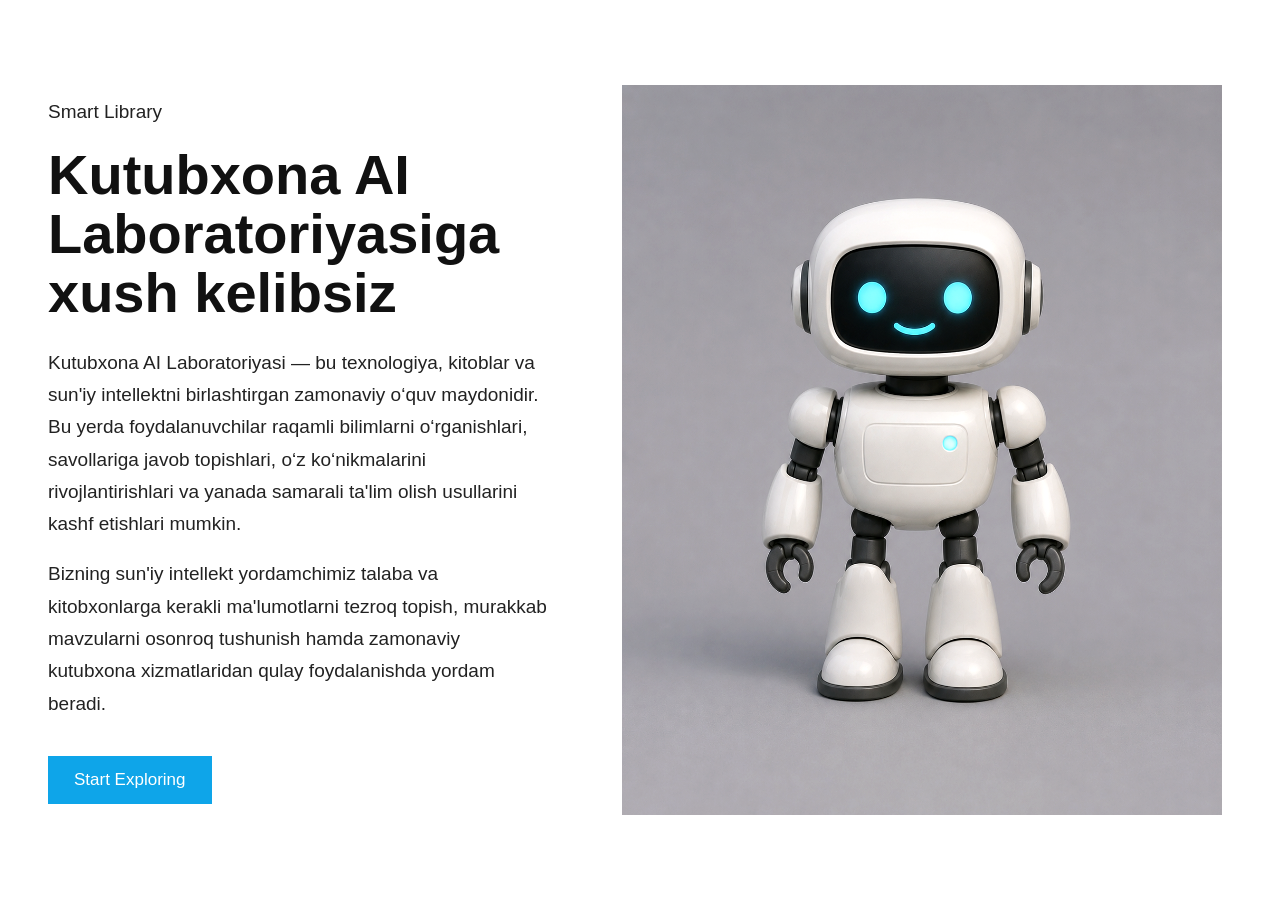
<file: library.html>
<!DOCTYPE html>
<html lang="en">
<head>
    <meta charset="UTF-8">
    <meta name="viewport" content="width=device-width, initial-scale=1.0">
    <title>Kutubxona AI Laboratory</title>
    <link rel="stylesheet" href="library.css">
</head>
<body>

    <main class="lab-page">
        <section class="lab-content">
            <div class="lab-text">
                <p class="eyebrow">Smart Library</p>
                <h1>Kutubxona AI Laboratoriyasiga xush kelibsiz</h1>
                <p>
                   Kutubxona AI Laboratoriyasi — bu texnologiya, kitoblar va sun'iy intellektni birlashtirgan zamonaviy o‘quv maydonidir. Bu yerda foydalanuvchilar raqamli bilimlarni o‘rganishlari, savollariga javob topishlari, o‘z ko‘nikmalarini rivojlantirishlari va yanada samarali ta'lim olish usullarini kashf etishlari mumkin.
                </p>
                <p>
                    Bizning sun'iy intellekt yordamchimiz talaba va kitobxonlarga kerakli ma'lumotlarni tezroq topish, murakkab mavzularni osonroq tushunish hamda zamonaviy kutubxona xizmatlaridan qulay foydalanishda yordam beradi.
                </p>
                <button class="start-btn">Start Exploring</button>
            </div>

            <div class="robot-card">
                <img src="./ai-robo-lab.png.png" alt="Kutubxona AI robot assistant">
            </div>
        </section>
    </main>

</body>
</html>
</file>
<file: library.css>
* {
    margin: 0;
    padding: 0;
    box-sizing: border-box;
}

body {
    min-height: 100vh;
    font-family: Arial, sans-serif;
    background: #ffffff;
    color: #111111;
}

.lab-page {
    min-height: 100vh;
    display: flex;
    align-items: center;
    justify-content: center;
    padding: 48px;
    background: #ffffff;
}

.lab-content {
    width: min(1280px, 100%);
    display: grid;
    grid-template-columns: 1fr 620px;
    gap: 64px;
    align-items: center;
}

.eyebrow {
    color: #0f766e;
    font-size: 18px;
    margin-bottom: 16px;
}

.lab-text h1 {
    font-size: 56px;
    line-height: 1.05;
    margin-bottom: 24px;
    color: #111111;
}

.lab-text p {
    font-size: 19px;
    line-height: 1.7;
    color: #222222;
    margin-bottom: 18px;
}

.start-btn {
    margin-top: 18px;
    padding: 14px 26px;
    border: none;
    background: #0ea5e9;
    color: white;
    font-size: 17px;
    cursor: pointer;
}

.robot-card {
    display: flex;
    justify-content: center;
    align-items: center;
    min-height: 660px;
    background: #ffffff;
    overflow: hidden;
}

.robot-card img {
    width: 600px;
    max-width: 100%;
    height: auto;
    opacity: 1;
    filter: brightness(1.05) contrast(1.08) saturate(1.08);
    mix-blend-mode: normal;
    animation: robotFloat 4s ease-in-out infinite;
}

@keyframes robotFloat {
    0%, 100% {
        transform: translateY(0);
    }

    50% {
        transform: translateY(-18px);
    }
}

@media (max-width: 850px) {
    .lab-content {
        grid-template-columns: 1fr;
        text-align: center;
        gap: 36px;
    }

    .lab-text h1 {
        font-size: 40px;
    }

    .lab-page {
        padding: 28px;
    }

    .robot-card {
        min-height: 430px;
    }

    .robot-card img {
        width: 390px;
    }
}
</file>
